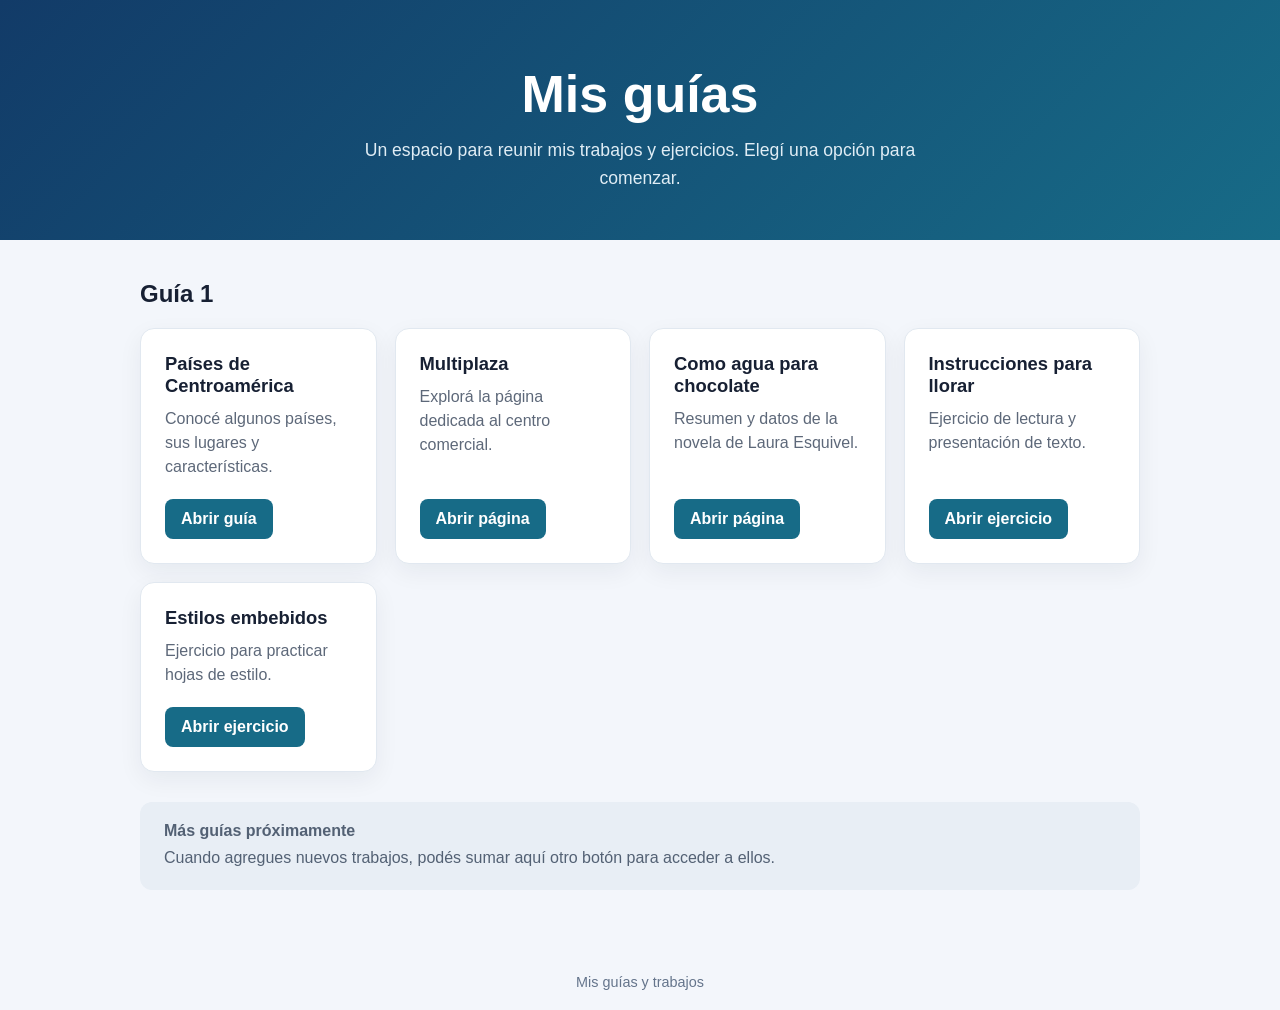
<file: index.html>
<!DOCTYPE html>
<html lang="es">
<head>
    <meta charset="UTF-8">
    <meta name="viewport" content="width=device-width, initial-scale=1.0">
    <meta name="description" content="Acceso a las guías y proyectos del sitio.">
    <title>Mis guías</title>
    <style>
        :root {
            color-scheme: light;
            font-family: Arial, Helvetica, sans-serif;
            color: #172033;
            background: #f3f6fb;
        }

        * {
            box-sizing: border-box;
        }

        body {
            min-width: 320px;
            margin: 0;
        }

        header {
            padding: 64px 24px 48px;
            color: #fff;
            text-align: center;
            background: linear-gradient(135deg, #123b68, #176b87);
        }

        header h1 {
            margin: 0 0 12px;
            font-size: clamp(2rem, 5vw, 3.25rem);
        }

        header p {
            max-width: 600px;
            margin: 0 auto;
            color: #e0edf5;
            font-size: 1.1rem;
            line-height: 1.6;
        }

        main {
            width: min(100% - 40px, 1000px);
            margin: 40px auto 64px;
        }

        h2 {
            margin: 0 0 20px;
            font-size: 1.5rem;
        }

        .guias {
            display: grid;
            grid-template-columns: repeat(auto-fit, minmax(230px, 1fr));
            gap: 18px;
        }

        .guia {
            display: flex;
            flex-direction: column;
            align-items: flex-start;
            min-height: 190px;
            padding: 24px;
            background: #fff;
            border: 1px solid #e1e8f0;
            border-radius: 14px;
            box-shadow: 0 8px 24px rgb(23 32 51 / 6%);
        }

        .guia h3 {
            margin: 0 0 10px;
            font-size: 1.15rem;
        }

        .guia p {
            flex: 1;
            margin: 0 0 20px;
            color: #5d6879;
            line-height: 1.5;
        }

        .boton {
            display: inline-block;
            padding: 11px 16px;
            color: #fff;
            font-weight: 700;
            text-decoration: none;
            background: #176b87;
            border-radius: 8px;
            transition: background-color 160ms ease, transform 160ms ease;
        }

        .boton:hover {
            background: #104e65;
            transform: translateY(-2px);
        }

        .boton:focus-visible {
            outline: 3px solid #e2a53b;
            outline-offset: 3px;
        }

        .proximamente {
            margin-top: 30px;
            padding: 20px 24px;
            color: #536174;
            background: #e8eef5;
            border-radius: 12px;
        }

        .proximamente p {
            margin: 6px 0 0;
            line-height: 1.5;
        }

        footer {
            padding: 20px;
            color: #64748b;
            text-align: center;
            font-size: 0.9rem;
        }
    </style>
</head>
<body>
    <header>
        <h1>Mis guías</h1>
        <p>Un espacio para reunir mis trabajos y ejercicios. Elegí una opción para comenzar.</p>
    </header>

    <main>
        <section aria-labelledby="guias-titulo">
            <h2 id="guias-titulo">Guía 1</h2>
            <div class="guias">
                <article class="guia">
                    <h3>Países de Centroamérica</h3>
                    <p>Conocé algunos países, sus lugares y características.</p>
                    <a class="boton" href="Guia1/Paises.html">Abrir guía</a>
                </article>
                <article class="guia">
                    <h3>Multiplaza</h3>
                    <p>Explorá la página dedicada al centro comercial.</p>
                    <a class="boton" href="Guia1/Multiplaza.html">Abrir página</a>
                </article>
                <article class="guia">
                    <h3>Como agua para chocolate</h3>
                    <p>Resumen y datos de la novela de Laura Esquivel.</p>
                    <a class="boton" href="Guia1/Chocolate.html">Abrir página</a>
                </article>
                <article class="guia">
                    <h3>Instrucciones para llorar</h3>
                    <p>Ejercicio de lectura y presentación de texto.</p>
                    <a class="boton" href="Guia1/ejemplo2.html">Abrir ejercicio</a>
                </article>
                <article class="guia">
                    <h3>Estilos embebidos</h3>
                    <p>Ejercicio para practicar hojas de estilo.</p>
                    <a class="boton" href="Guia1/estilos_embebidos.html">Abrir ejercicio</a>
                </article>
            </div>
        </section>

        <aside class="proximamente">
            <strong>Más guías próximamente</strong>
            <p>Cuando agregues nuevos trabajos, podés sumar aquí otro botón para acceder a ellos.</p>
        </aside>
    </main>

    <footer>Mis guías y trabajos</footer>
</body>
</html>
</file>
